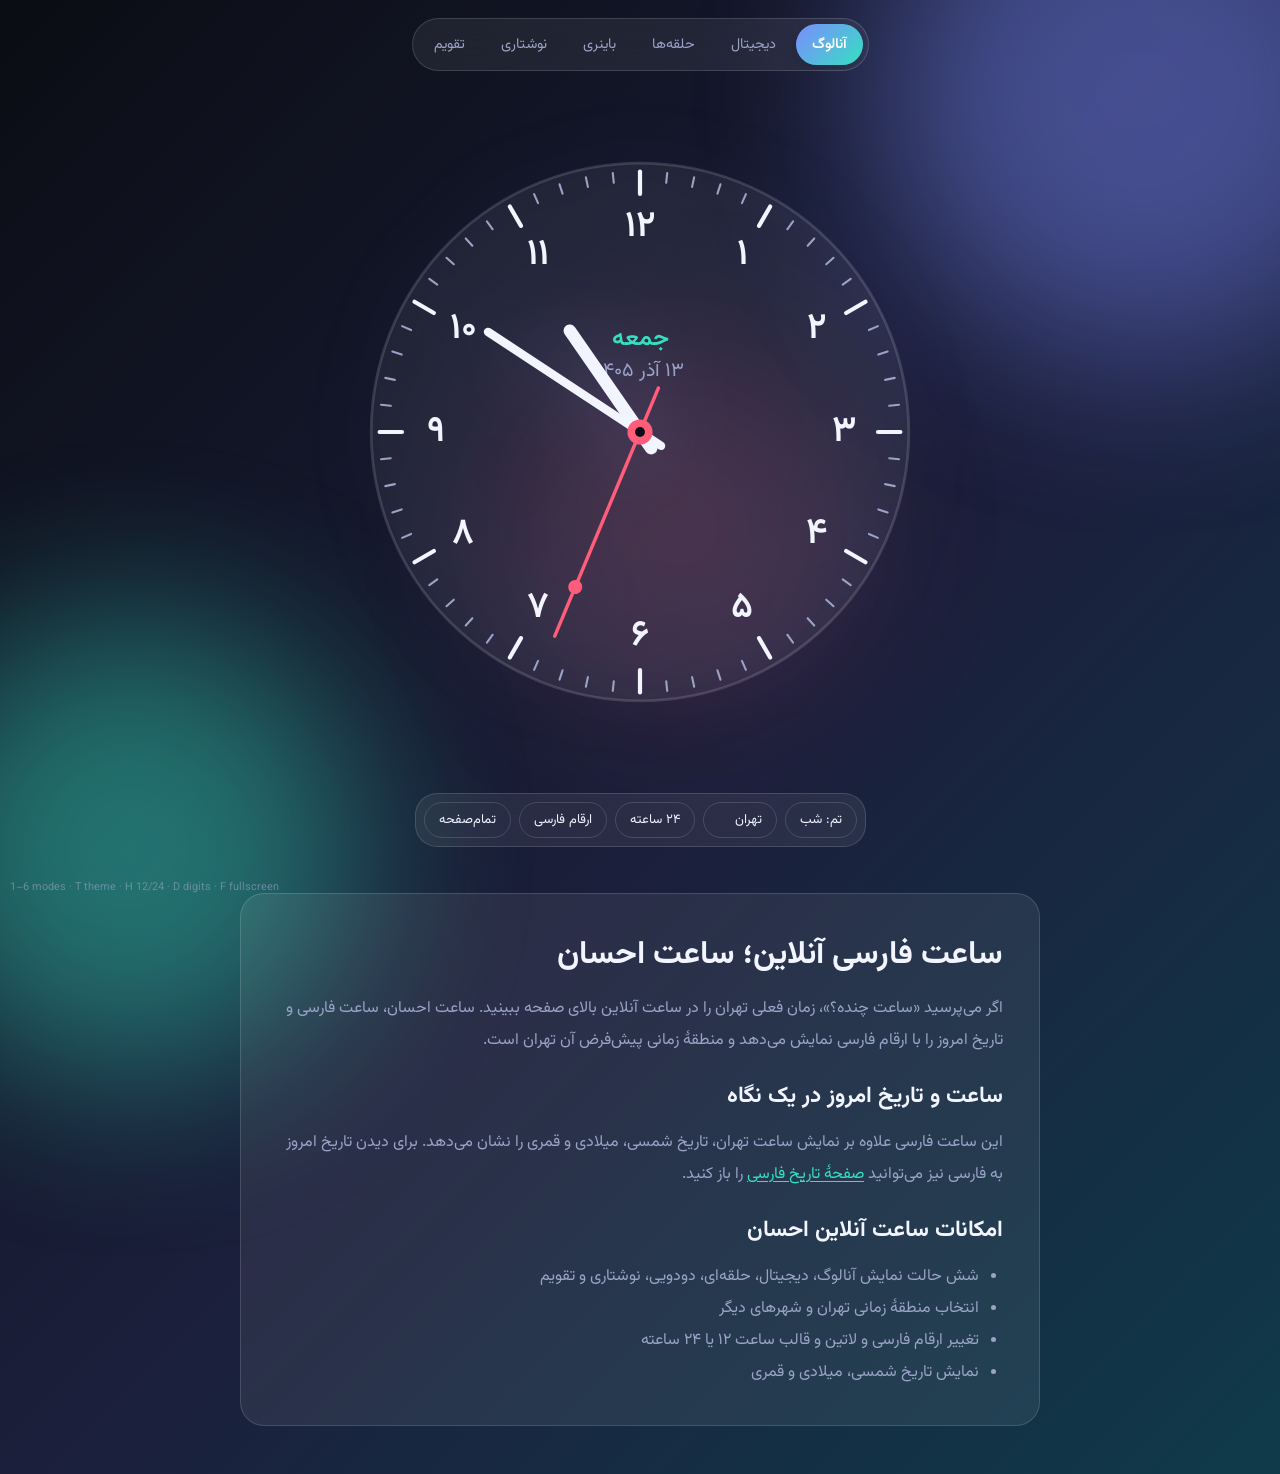
<file: index.html>
<!doctype html>
<html dir="rtl" lang="fa-IR">
  <head>
    <meta charset="UTF-8" />
    <title>ساعت فارسی آنلاین | ساعت احسان</title>
    <meta
      name="description"
      content="ساعت چنده؟ ساعت تهران و تاریخ شمسی امروز را آنلاین ببینید. ساعت فارسی احسان با نمایش آنالوگ و دیجیتال، تقویم شمسی و انتخاب منطقه زمانی."
    />
    <meta name="viewport" content="width=device-width, initial-scale=1.0" />
    <meta name="theme-color" content="#0b0d14" />
    <meta name="robots" content="index,follow" />
    <link rel="canonical" href="https://persian-cock.ehsan-kazemi.ir/" />
    <link
      rel="alternate"
      hreflang="fa-IR"
      href="https://persian-cock.ehsan-kazemi.ir/"
    />
    <meta property="og:title" content="ساعت فارسی آنلاین | ساعت احسان" />
    <meta
      property="og:description"
      content="ساعت تهران، تاریخ شمسی و میلادی را با ساعت فارسی احسان ببینید."
    />
    <meta property="og:url" content="https://persian-cock.ehsan-kazemi.ir/" />
    <meta property="og:type" content="website" />
    <meta
      property="og:image"
      content="https://persian-cock.ehsan-kazemi.ir/images/1.png"
    />
    <meta property="og:image:alt" content="نمای ساعت فارسی آنلاین احسان" />
    <meta property="og:locale" content="fa_IR" />
    <meta property="og:site_name" content="ساعت احسان" />
    <meta name="twitter:card" content="summary_large_image" />
    <meta name="twitter:title" content="ساعت فارسی آنلاین | ساعت احسان" />
    <meta
      name="twitter:description"
      content="ساعت تهران، تاریخ شمسی و میلادی را با ساعت فارسی احسان ببینید."
    />
    <meta
      name="twitter:image"
      content="https://persian-cock.ehsan-kazemi.ir/images/1.png"
    />
    <link rel="preconnect" href="https://fonts.googleapis.com" />
    <link rel="preconnect" href="https://fonts.gstatic.com" crossorigin />
    <link
      href="https://fonts.googleapis.com/css2?family=Vazirmatn:wght@300;400;600;800&display=swap"
      rel="stylesheet"
    />
    <script type="application/ld+json">
      {
        "@context": "https://schema.org",
        "@type": "WebApplication",
        "name": "ساعت احسان | ساعت فارسی آنلاین",
        "url": "https://persian-cock.ehsan-kazemi.ir/",
        "description": "نمایش آنلاین ساعت تهران و ساعت مناطق زمانی مختلف همراه با تاریخ شمسی، میلادی و قمری.",
        "applicationCategory": "UtilitiesApplication",
        "operatingSystem": "Any",
        "inLanguage": "fa-IR",
        "isAccessibleForFree": true
      }
    </script>
    <style>
      :root {
        --bg1: #0b0d14;
        --bg2: #1b1f3b;
        --bg3: #0f3a4a;
        --card: rgba(255, 255, 255, 0.07);
        --card-b: rgba(255, 255, 255, 0.14);
        --fg: #f2f4ff;
        --muted: #9aa3c7;
        --accent: #7c8cff;
        --accent2: #35e0c2;
        --face: rgba(255, 255, 255, 0.06);
        --hand: #f2f4ff;
        --sec: #ff5d7a;
        --glow: 0 0 40px rgba(124, 140, 255, 0.35);
      }
      body[data-theme="light"] {
        --bg1: #eef1fb;
        --bg2: #dfe6ff;
        --bg3: #e6f7f3;
        --card: rgba(255, 255, 255, 0.65);
        --card-b: rgba(20, 30, 70, 0.12);
        --fg: #161a33;
        --muted: #5b6389;
        --accent: #4357ff;
        --accent2: #0fb59a;
        --face: rgba(255, 255, 255, 0.7);
        --hand: #161a33;
        --sec: #e8334f;
        --glow: 0 10px 40px rgba(67, 87, 255, 0.2);
      }
      body[data-theme="neon"] {
        --bg1: #05010d;
        --bg2: #2a0a4a;
        --bg3: #003a46;
        --card: rgba(255, 255, 255, 0.05);
        --card-b: rgba(255, 0, 200, 0.35);
        --fg: #fdf6ff;
        --muted: #c79bf0;
        --accent: #ff2bd6;
        --accent2: #00f0ff;
        --face: rgba(0, 0, 0, 0.35);
        --hand: #fdf6ff;
        --sec: #00f0ff;
        --glow: 0 0 50px rgba(255, 43, 214, 0.55);
      }
      body[data-theme="sunset"] {
        --bg1: #1d0b1e;
        --bg2: #6b1d4a;
        --bg3: #b5532a;
        --card: rgba(255, 240, 230, 0.09);
        --card-b: rgba(255, 200, 160, 0.25);
        --fg: #fff3ea;
        --muted: #f0b9a0;
        --accent: #ff9a56;
        --accent2: #ffd36e;
        --face: rgba(0, 0, 0, 0.2);
        --hand: #fff3ea;
        --sec: #ffd36e;
        --glow: 0 0 50px rgba(255, 154, 86, 0.4);
      }
      body[data-theme="aurora"] {
        --bg1: #02100f;
        --bg2: #06433b;
        --bg3: #1a2d6b;
        --card: rgba(220, 255, 245, 0.07);
        --card-b: rgba(120, 255, 220, 0.22);
        --fg: #e9fff8;
        --muted: #8fd6c4;
        --accent: #3ef0b0;
        --accent2: #7aa2ff;
        --face: rgba(0, 0, 0, 0.25);
        --hand: #e9fff8;
        --sec: #7aa2ff;
        --glow: 0 0 50px rgba(62, 240, 176, 0.4);
      }
      * {
        box-sizing: border-box;
        margin: 0;
        padding: 0;
        -webkit-tap-highlight-color: transparent;
      }
      html {
        min-height: 100%;
      }
      body {
        min-height: 100vh;
        font-family: "Vazirmatn", system-ui, sans-serif;
        color: var(--fg);
        overflow-x: hidden;
        overflow-y: auto;
        background: linear-gradient(
          135deg,
          var(--bg1),
          var(--bg2) 55%,
          var(--bg3)
        );
        transition:
          background 0.6s,
          color 0.4s;
        display: flex;
        flex-direction: column;
        align-items: center;
      }
      .blob {
        position: fixed;
        border-radius: 50%;
        filter: blur(90px);
        opacity: 0.45;
        pointer-events: none;
        animation: float 22s ease-in-out infinite;
      }
      .blob.b1 {
        width: 42vmax;
        height: 42vmax;
        background: var(--accent);
        top: -14vmax;
        right: -10vmax;
      }
      .blob.b2 {
        width: 36vmax;
        height: 36vmax;
        background: var(--accent2);
        bottom: -14vmax;
        left: -8vmax;
        animation-delay: -8s;
      }
      .blob.b3 {
        width: 26vmax;
        height: 26vmax;
        background: var(--sec);
        top: 40%;
        left: 40%;
        opacity: 0.18;
        animation-delay: -15s;
      }
      @keyframes float {
        50% {
          transform: translate(4vmax, -3vmax) scale(1.12);
        }
      }

      header {
        position: relative;
        z-index: 5;
        width: 100%;
        display: flex;
        justify-content: center;
        padding: 18px 12px 6px;
      }
      .tabs {
        display: flex;
        gap: 4px;
        padding: 5px;
        border-radius: 999px;
        background: var(--card);
        border: 1px solid var(--card-b);
        backdrop-filter: blur(18px);
        -webkit-backdrop-filter: blur(18px);
        max-width: 100%;
        overflow-x: auto;
        scrollbar-width: none;
      }
      .tabs::-webkit-scrollbar {
        display: none;
      }
      .tab {
        border: 0;
        background: transparent;
        color: var(--muted);
        font: inherit;
        font-size: 0.9rem;
        padding: 9px 16px;
        border-radius: 999px;
        cursor: pointer;
        white-space: nowrap;
        transition: 0.25s;
      }
      .tab:hover {
        color: var(--fg);
      }
      .tab.on {
        background: linear-gradient(135deg, var(--accent), var(--accent2));
        color: #fff;
        box-shadow: 0 4px 18px rgba(0, 0, 0, 0.25);
        font-weight: 600;
      }
      body[data-theme="light"] .tab.on {
        color: #fff;
      }

      main {
        position: relative;
        z-index: 2;
        flex: 1;
        width: 100%;
        display: grid;
        place-items: center;
        padding: 8px 12px;
        min-height: max(280px, calc(100svh - 190px));
      }
      .view {
        grid-area: 1/1;
        opacity: 0;
        visibility: hidden;
        transform: scale(0.94) translateY(10px);
        transition:
          opacity 0.5s,
          transform 0.5s,
          visibility 0.5s;
        display: flex;
        flex-direction: column;
        align-items: center;
        justify-content: center;
        gap: 18px;
        text-align: center;
        width: 100%;
        max-height: 100%;
      }
      .view.on {
        opacity: 1;
        visibility: visible;
        transform: none;
      }

      /* analog + rings */
      svg.big {
        width: min(74vmin, 560px);
        height: auto;
        filter: drop-shadow(var(--glow));
      }
      .face-bg {
        fill: var(--face);
        stroke: var(--card-b);
        stroke-width: 2;
      }
      .tk {
        stroke: var(--muted);
        stroke-width: 1.5;
        stroke-linecap: round;
      }
      .tk.big {
        stroke: var(--fg);
        stroke-width: 3;
      }
      .num {
        fill: var(--fg);
        font-size: 26px;
        font-weight: 600;
        text-anchor: middle;
        dominant-baseline: central;
        font-family: inherit;
      }
      .hh,
      .mh {
        stroke: var(--hand);
        stroke-linecap: round;
      }
      .hh {
        stroke-width: 9;
      }
      .mh {
        stroke-width: 6;
      }
      .sh {
        stroke: var(--sec);
        stroke-width: 2.5;
        stroke-linecap: round;
      }
      .cap {
        fill: var(--sec);
      }
      .cap2 {
        fill: var(--bg1);
      }
      .a-day {
        fill: var(--accent2);
        font-size: 17px;
        font-weight: 600;
        text-anchor: middle;
        font-family: inherit;
      }
      .a-date {
        fill: var(--muted);
        font-size: 14px;
        text-anchor: middle;
        font-family: inherit;
      }
      .ring-bg {
        fill: none;
        stroke: var(--card-b);
        stroke-width: 16;
        opacity: 0.6;
      }
      .ring {
        fill: none;
        stroke-width: 16;
        stroke-linecap: round;
        transform: rotate(-90deg);
        transform-origin: 200px 200px;
      }
      .r-t {
        fill: var(--fg);
        font-size: 50px;
        font-weight: 800;
        text-anchor: middle;
        font-family: inherit;
        direction: ltr;
      }
      .r-s {
        fill: var(--muted);
        font-size: 15px;
        text-anchor: middle;
        font-family: inherit;
      }

      /* digital */
      .glass {
        background: var(--card);
        border: 1px solid var(--card-b);
        backdrop-filter: blur(20px);
        -webkit-backdrop-filter: blur(20px);
        border-radius: 28px;
        box-shadow: var(--glow);
      }
      .digital {
        padding: clamp(18px, 4vw, 44px) clamp(20px, 5vw, 64px);
        direction: ltr;
        display: flex;
        align-items: baseline;
        justify-content: center;
        gap: 0.1em;
      }
      .d-main {
        font-size: clamp(3.4rem, 15vw, 9.5rem);
        font-weight: 800;
        letter-spacing: 0.02em;
        line-height: 1;
        background: linear-gradient(135deg, var(--fg), var(--accent2));
        -webkit-background-clip: text;
        background-clip: text;
        color: transparent;
        font-variant-numeric: tabular-nums;
      }
      .d-sec {
        font-size: clamp(1.4rem, 5vw, 3.4rem);
        font-weight: 600;
        color: var(--sec);
        min-width: 2ch;
        font-variant-numeric: tabular-nums;
      }
      .d-ap {
        font-size: clamp(0.9rem, 2.4vw, 1.4rem);
        color: var(--accent);
        margin-inline-start: 0.4em;
        direction: rtl;
      }
      .colon {
        animation: blink 1s steps(2, jump-none) infinite;
      }
      @keyframes blink {
        50% {
          opacity: 0.25;
        }
      }
      .bar {
        width: min(86vw, 560px);
        height: 8px;
        border-radius: 99px;
        background: var(--card-b);
        overflow: hidden;
      }
      .bar > i {
        display: block;
        height: 100%;
        width: 0;
        border-radius: 99px;
        background: linear-gradient(90deg, var(--accent), var(--accent2));
      }
      .bar-l {
        font-size: 0.85rem;
        color: var(--muted);
      }

      /* shared date block */
      .dates {
        display: flex;
        flex-direction: column;
        gap: 4px;
      }
      .dt-fa {
        font-size: clamp(1.1rem, 3.2vw, 1.9rem);
        font-weight: 600;
      }
      .dt-en {
        font-size: clamp(0.85rem, 2vw, 1.05rem);
        color: var(--muted);
        direction: ltr;
      }
      .dt-ar {
        font-size: clamp(0.8rem, 1.9vw, 1rem);
        color: var(--accent2);
      }

      /* binary */
      .bin {
        padding: 26px 30px;
        display: flex;
        gap: clamp(10px, 3vw, 26px);
        direction: ltr;
        align-items: flex-end;
      }
      .bcol {
        display: flex;
        flex-direction: column;
        gap: 12px;
        align-items: center;
      }
      .bgrp {
        display: flex;
        gap: clamp(6px, 1.6vw, 14px);
      }
      .bgrp + .bgrp {
        margin-inline-start: clamp(8px, 3vw, 28px);
      }
      .dot {
        width: clamp(30px, 8vw, 56px);
        aspect-ratio: 1;
        border-radius: 50%;
        background: var(--card-b);
        transition: 0.3s;
        opacity: 0.55;
      }
      .dot.on {
        background: radial-gradient(
          circle at 35% 30%,
          #fff,
          var(--accent) 45%,
          var(--accent2)
        );
        opacity: 1;
        box-shadow: 0 0 22px var(--accent);
      }
      .dot.gh {
        visibility: hidden;
      }
      .bgrp.s .dot.on {
        background: radial-gradient(circle at 35% 30%, #fff, var(--sec));
        box-shadow: 0 0 22px var(--sec);
      }
      .blab {
        font-size: clamp(1rem, 3vw, 1.6rem);
        font-weight: 700;
        color: var(--muted);
        font-variant-numeric: tabular-nums;
      }
      .bleg {
        display: flex;
        flex-direction: column;
        gap: 12px;
        color: var(--muted);
        font-size: 0.8rem;
        justify-content: flex-end;
        padding-bottom: calc(clamp(1rem, 3vw, 1.6rem) * 1.5 + 12px);
      }
      .bleg span {
        height: clamp(30px, 8vw, 56px);
        display: grid;
        place-items: center;
      }

      /* words */
      .words {
        padding: clamp(24px, 5vw, 56px);
        max-width: min(92vw, 820px);
        display: flex;
        flex-direction: column;
        gap: 14px;
      }
      .w-main {
        font-size: clamp(1.6rem, 5.6vw, 3.6rem);
        font-weight: 800;
        line-height: 1.5;
        background: linear-gradient(135deg, var(--fg), var(--accent));
        -webkit-background-clip: text;
        background-clip: text;
        color: transparent;
      }
      .w-per {
        font-size: clamp(1rem, 2.6vw, 1.5rem);
        color: var(--accent2);
      }
      .w-num {
        font-size: 1rem;
        color: var(--muted);
        direction: ltr;
      }

      /* controls */
      footer {
        position: relative;
        z-index: 5;
        width: 100%;
        display: flex;
        justify-content: center;
        padding: 6px 12px 18px;
      }
      .ctl {
        display: flex;
        flex-wrap: wrap;
        gap: 8px;
        justify-content: center;
        padding: 8px;
        border-radius: 22px;
        background: var(--card);
        border: 1px solid var(--card-b);
        backdrop-filter: blur(18px);
        -webkit-backdrop-filter: blur(18px);
      }
      .chip {
        border: 1px solid var(--card-b);
        background: transparent;
        color: var(--fg);
        font: inherit;
        font-size: 0.82rem;
        padding: 7px 14px;
        border-radius: 999px;
        cursor: pointer;
        transition: 0.2s;
      }
      .chip:hover {
        border-color: var(--accent);
        background: rgba(255, 255, 255, 0.06);
      }
      select.chip {
        appearance: none;
        -webkit-appearance: none;
        padding-inline: 14px;
      }
      select.chip option {
        color: #111;
      }
      .hint {
        position: fixed;
        bottom: 4px;
        left: 10px;
        font-size: 0.68rem;
        color: var(--muted);
        opacity: 0.6;
        z-index: 6;
        direction: ltr;
      }
      @media (max-width: 600px) {
        .hint {
          display: none;
        }
        .tab {
          padding: 8px 12px;
          font-size: 0.82rem;
        }
        .bin {
          padding: 18px 14px;
        }
      }
      /* ===== background photo ===== */
      #bgimg {
        position: fixed;
        inset: 0;
        z-index: 0;
        background-size: cover;
        background-position: center;
        opacity: 0;
        transition: opacity 1s;
      }
      #bgimg.on {
        opacity: 0.8;
      }
      #bgimg::after {
        content: "";
        position: absolute;
        inset: 0;
        background: linear-gradient(rgba(0, 0, 0, 0.4), rgba(0, 0, 0, 0.6));
      }
      body[data-theme="light"] #bgimg::after {
        background: linear-gradient(
          rgba(255, 255, 255, 0.45),
          rgba(255, 255, 255, 0.6)
        );
      }

      /* ===== paper calendar ===== */
      .cal {
        width: max(200px, min(88vw, calc((100vh - 330px) * 0.75), 440px));
        display: flex;
        flex-direction: column;
        align-items: center;
        gap: 18px;
        transition: width 0.6s;
      }
      .cal-wrap {
        position: relative;
        width: 100%;
      }
      .binder {
        position: absolute;
        top: -18px;
        left: 0;
        right: 0;
        height: 44px;
        display: flex;
        justify-content: space-evenly;
        padding: 0 14%;
        z-index: 6;
        pointer-events: none;
      }
      .binder i {
        width: 16px;
        height: 44px;
        border-radius: 99px;
        background: linear-gradient(90deg, #6c6c74, #f2f2f5 42%, #4d4d55);
        box-shadow: 0 4px 8px rgba(0, 0, 0, 0.45);
      }
      .stack {
        position: relative;
        width: 100%;
        aspect-ratio: 3/4;
        perspective: 1400px;
        cursor: pointer;
        filter: drop-shadow(0 26px 40px rgba(0, 0, 0, 0.45));
      }
      .stack::before,
      .stack::after {
        content: "";
        position: absolute;
        inset: 0;
        border-radius: 14px;
        z-index: 0;
      }
      .stack::before {
        background: #e0dccd;
        transform: translateY(8px) scale(0.982);
      }
      .stack::after {
        background: #ece8da;
        transform: translateY(4px) scale(0.991);
      }
      .pg {
        position: absolute;
        inset: 0;
        border-radius: 14px;
        overflow: hidden;
        background: linear-gradient(#fffefa, #f6f2e6);
        color: #23222a;
        display: flex;
        flex-direction: column;
        text-align: center;
        container-type: inline-size;
        transform-origin: top center;
        backface-visibility: hidden;
        z-index: 2;
        user-select: none;
      }
      .pg.under {
        z-index: 1;
      }
      .pg-head {
        background: linear-gradient(135deg, #e5405e, #b01f3d);
        color: #fff;
        padding: 9cqw 6cqw 4cqw;
        display: flex;
        justify-content: space-between;
        align-items: baseline;
        font-weight: 700;
        border-bottom: 2px dashed rgba(255, 255, 255, 0.45);
      }
      .pg-month {
        font-size: 8cqw;
      }
      .pg-year {
        font-size: 5.5cqw;
        opacity: 0.9;
      }
      .pg-day {
        font-size: 50cqw;
        font-weight: 800;
        line-height: 1.05;
        margin-top: 2cqw;
        color: #1c1b22;
      }
      .pg-wd {
        font-size: 9cqw;
        font-weight: 700;
        color: #c4283f;
      }
      .pg-sub {
        margin-top: auto;
        padding: 0 5cqw;
        font-size: 4.6cqw;
        color: #6b6a74;
        display: flex;
        flex-direction: column;
        gap: 1cqw;
        direction: rtl;
      }
      .cal-time {
        font-size: 8.5cqw;
        font-weight: 800;
        direction: ltr;
        font-variant-numeric: tabular-nums;
        padding: 3cqw 0 5cqw;
        min-height: 15cqw;
        color: #2b2a35;
      }
      .cal-nav {
        display: flex;
        gap: 8px;
        transition:
          opacity 0.5s,
          max-height 0.5s;
        max-height: 60px;
      }

      /* ===== sizes / idle ===== */
      :root {
        --ds: clamp(30px, 8vw, 56px);
      }
      .dot {
        width: var(--ds);
      }
      .bleg span {
        height: var(--ds);
      }
      header {
        max-height: 120px;
        transition:
          opacity 0.6s,
          max-height 0.6s,
          padding 0.6s,
          transform 0.6s;
      }
      footer {
        max-height: 260px;
        transition:
          opacity 0.6s,
          max-height 0.6s,
          padding 0.6s,
          transform 0.6s;
      }
      svg.big,
      .d-main,
      .d-sec,
      .w-main {
        transition:
          width 0.6s,
          font-size 0.6s;
      }
      body.idle {
        cursor: none;
      }
      body.idle header,
      body.idle footer {
        opacity: 0;
        max-height: 0;
        padding-top: 0;
        padding-bottom: 0;
        overflow: hidden;
        pointer-events: none;
      }
      body.idle header {
        transform: translateY(-14px);
      }
      body.idle footer {
        transform: translateY(14px);
      }
      body.idle .hint {
        opacity: 0;
      }
      body.idle .cal-nav {
        opacity: 0;
        max-height: 0;
        overflow: hidden;
        pointer-events: none;
      }
      body.idle svg.big {
        width: min(94vh, 94vw, 1100px);
      }
      body.idle .d-main {
        font-size: clamp(4rem, 23vw, 22rem);
      }
      body.idle .d-sec {
        font-size: clamp(2rem, 8.5vw, 8rem);
      }
      body.idle .digital {
        padding: clamp(20px, 4vw, 60px) clamp(24px, 6vw, 90px);
      }
      body.idle .dt-fa {
        font-size: clamp(1.3rem, 4vw, 2.6rem);
      }
      body.idle .w-main {
        font-size: clamp(2rem, 8vw, 6.4rem);
      }
      body.idle .cal {
        width: max(200px, min(92vw, calc((100vh - 60px) * 0.74), 780px));
      }
      body.idle {
        --ds: clamp(36px, 10.5vw, 104px);
      }
      body.idle .blab {
        font-size: clamp(1.2rem, 4vw, 2.6rem);
      }
      .hint {
        transition: opacity 0.6s;
      }
      .seo-content {
        position: relative;
        z-index: 2;
        width: min(100% - 32px, 800px);
        margin: 28px auto 48px;
        padding: clamp(20px, 4vw, 36px);
        border: 1px solid var(--card-b);
        border-radius: 24px;
        background: var(--card);
        color: var(--fg);
        line-height: 2;
      }
      .seo-content h1,
      .seo-content h2 {
        margin: 0 0 12px;
        line-height: 1.6;
      }
      .seo-content h1 {
        font-size: clamp(1.5rem, 4vw, 2rem);
      }
      .seo-content h2 {
        margin-top: 22px;
        font-size: clamp(1.15rem, 3vw, 1.4rem);
      }
      .seo-content p,
      .seo-content li {
        color: var(--muted);
      }
      .seo-content ul {
        padding-inline-start: 1.5rem;
      }
      .seo-content a {
        color: var(--accent2);
        text-underline-offset: 3px;
      }
    </style>
  </head>
  <body data-theme="midnight">
    <div id="bgimg"></div>
    <div class="blob b1"></div>
    <div class="blob b2"></div>
    <div class="blob b3"></div>

    <header>
      <nav class="tabs" id="tabs" aria-label="حالت نمایش ساعت">
        <button class="tab on" data-mode="analog">آنالوگ</button>
        <button class="tab" data-mode="digital">دیجیتال</button>
        <button class="tab" data-mode="rings">حلقه‌ها</button>
        <button class="tab" data-mode="binary">باینری</button>
        <button class="tab" data-mode="words">نوشتاری</button>
        <button class="tab" data-mode="calendar">تقویم</button>
      </nav>
    </header>

    <main>
      <!-- analog -->
      <section class="view on" id="v-analog">
        <svg class="big" viewBox="-200 -200 400 400" aria-label="ساعت آنالوگ">
          <circle class="face-bg" r="192" />
          <g id="ticks"></g>
          <g id="nums"></g>
          <text class="a-day" y="-62" id="aDay"></text>
          <text class="a-date" y="-40" id="aDate"></text>
          <g id="hH"><line class="hh" y1="14" y2="-88" /></g>
          <g id="hM"><line class="mh" y1="18" y2="-130" /></g>
          <g id="hS">
            <line class="sh" y1="34" y2="-158" />
            <circle class="cap" cy="-120" r="5" />
          </g>
          <circle class="cap" r="9" />
          <circle class="cap2" r="3.5" />
        </svg>
      </section>

      <!-- digital -->
      <section class="view" id="v-digital">
        <div class="glass digital">
          <span class="d-main" id="dMain"></span
          ><span class="d-sec" id="dSec"></span
          ><span class="d-ap" id="dAp"></span>
        </div>
        <div class="dates">
          <div class="dt-fa" id="dFa"></div>
          <div class="dt-en" id="dEn"></div>
          <div class="dt-ar" id="dAr"></div>
        </div>
        <div class="bar"><i id="dayBar"></i></div>
        <div class="bar-l" id="dayLbl"></div>
      </section>

      <!-- rings -->
      <section class="view" id="v-rings">
        <svg class="big" viewBox="0 0 400 400" aria-label="حلقه‌های زمان">
          <circle class="ring-bg" cx="200" cy="200" r="175" />
          <circle class="ring-bg" cx="200" cy="200" r="145" />
          <circle class="ring-bg" cx="200" cy="200" r="115" />
          <circle
            class="ring"
            id="rH"
            cx="200"
            cy="200"
            r="175"
            stroke="var(--accent)"
          />
          <circle
            class="ring"
            id="rM"
            cx="200"
            cy="200"
            r="145"
            stroke="var(--accent2)"
          />
          <circle
            class="ring"
            id="rS"
            cx="200"
            cy="200"
            r="115"
            stroke="var(--sec)"
          />
          <text class="r-t" x="200" y="205" id="rT"></text>
          <text class="r-s" x="200" y="238" id="rD"></text>
        </svg>
      </section>

      <!-- binary -->
      <section class="view" id="v-binary">
        <div class="glass bin" id="bin"></div>
        <div class="dates">
          <div class="dt-fa" id="bFa"></div>
          <div class="dt-en">
            زمان به‌صورت BCD (دودویی-دهدهی) نمایش داده می‌شود
          </div>
        </div>
      </section>

      <!-- words -->
      <section class="view" id="v-words">
        <div class="glass words">
          <div class="w-main" id="wMain"></div>
          <div class="w-per" id="wPer"></div>
          <div class="w-num" id="wNum"></div>
        </div>
        <div class="dates">
          <div class="dt-fa" id="wFa"></div>
          <div class="dt-ar" id="wAr"></div>
        </div>
      </section>
      <!-- paper calendar -->
      <section class="view" id="v-calendar">
        <div class="cal">
          <div class="cal-wrap">
            <div class="binder"><i></i><i></i><i></i></div>
            <div class="stack" id="stack">
              <div class="pg under" id="pgUnder">
                <div class="pg-head">
                  <span class="pg-month"></span><span class="pg-year"></span>
                </div>
                <div class="pg-day"></div>
                <div class="pg-wd"></div>
                <div class="pg-sub">
                  <span class="pg-g"></span><span class="pg-h"></span>
                </div>
                <div class="cal-time"></div>
              </div>
              <div class="pg" id="pgTop">
                <div class="pg-head">
                  <span class="pg-month"></span><span class="pg-year"></span>
                </div>
                <div class="pg-day"></div>
                <div class="pg-wd"></div>
                <div class="pg-sub">
                  <span class="pg-g"></span><span class="pg-h"></span>
                </div>
                <div class="cal-time"></div>
              </div>
            </div>
          </div>
          <div class="cal-nav">
            <button class="chip" id="cPrev">روز قبل</button
            ><button class="chip" id="cToday">امروز</button
            ><button class="chip" id="cNext">روز بعد</button>
          </div>
        </div>
      </section>
    </main>

    <footer>
      <div class="ctl">
        <button class="chip" id="bTheme"></button>
        <select class="chip" id="selTz" aria-label="منطقه زمانی"></select>
        <button class="chip" id="bH12"></button>
        <button class="chip" id="bDig"></button>
        <button class="chip" id="bFull">تمام‌صفحه</button>
      </div>
    </footer>
    <div class="hint">
      1–6 modes · T theme · H 12/24 · D digits · F fullscreen
    </div>

    <article class="seo-content" aria-labelledby="page-title">
      <h1 id="page-title">ساعت فارسی آنلاین؛ ساعت احسان</h1>
      <p>
        اگر می‌پرسید «ساعت چنده؟»، زمان فعلی تهران را در ساعت آنلاین بالای صفحه
        ببینید. ساعت احسان، ساعت فارسی و تاریخ امروز را با ارقام فارسی نمایش
        می‌دهد و منطقهٔ زمانی پیش‌فرض آن تهران است.
      </p>

      <h2>ساعت و تاریخ امروز در یک نگاه</h2>
      <p>
        این ساعت فارسی علاوه بر نمایش ساعت تهران، تاریخ شمسی، میلادی و قمری را
        نشان می‌دهد. برای دیدن تاریخ امروز به فارسی نیز می‌توانید
        <a href="/fa-date.html">صفحهٔ تاریخ فارسی</a> را باز کنید.
      </p>

      <h2>امکانات ساعت آنلاین احسان</h2>
      <ul>
        <li>شش حالت نمایش آنالوگ، دیجیتال، حلقه‌ای، دودویی، نوشتاری و تقویم</li>
        <li>انتخاب منطقهٔ زمانی تهران و شهرهای دیگر</li>
        <li>تغییر ارقام فارسی و لاتین و قالب ساعت ۱۲ یا ۲۴ ساعته</li>
        <li>نمایش تاریخ شمسی، میلادی و قمری</li>
      </ul>
    </article>

    <script>
      (function () {
        "use strict";
        const $ = (s) => document.querySelector(s),
          $$ = (s) => [...document.querySelectorAll(s)];
        const THEMES = [
          ["midnight", "شب"],
          ["light", "روز"],
          ["neon", "نئون"],
          ["sunset", "غروب"],
          ["aurora", "شفق"],
        ];
        const MODES = [
          "analog",
          "digital",
          "rings",
          "binary",
          "words",
          "calendar",
        ];
        const IDLE_MS = 4000; /* مدت بی‌حرکتی تا مخفی‌شدن نوارها (میلی‌ثانیه) */
        const TZS = [
          ["Asia/Tehran", "تهران"],
          ["Asia/Baku", "باکو"],
          ["Asia/Dubai", "دبی"],
          ["Europe/Istanbul", "استانبول"],
          ["Europe/London", "لندن"],
          ["Europe/Paris", "پاریس"],
          ["America/New_York", "نیویورک"],
          ["Asia/Tokyo", "توکیو"],
          ["UTC", "UTC"],
        ];

        let S = {
          mode: "analog",
          theme: "midnight",
          tz: "Asia/Tehran",
          h12: false,
          fa: true,
          bg: 0,
        };
        try {
          const x = JSON.parse(localStorage.getItem("fa-clock") || "null");
          if (x) S = Object.assign(S, x);
        } catch (e) {}
        const save = () => {
          try {
            localStorage.setItem("fa-clock", JSON.stringify(S));
          } catch (e) {}
        };

        /* digits */
        const FA = "۰۱۲۳۴۵۶۷۸۹";
        const toFa = (s) => String(s).replace(/\d/g, (d) => FA[d]);
        const toEn = (s) =>
          String(s)
            .replace(/[۰-۹]/g, (d) => FA.indexOf(d))
            .replace(/[٠-٩]/g, (d) => d.charCodeAt(0) - 1632);
        const fmt = (s) => (S.fa ? toFa(toEn(s)) : toEn(s));
        const pad = (n) => String(n).padStart(2, "0");

        /* formatters */
        let F = {};
        function buildF() {
          const tz = S.tz;
          F.t = new Intl.DateTimeFormat("en-GB", {
            timeZone: tz,
            hourCycle: "h23",
            hour: "2-digit",
            minute: "2-digit",
            second: "2-digit",
          });
          F.full = new Intl.DateTimeFormat("fa-IR", {
            timeZone: tz,
            dateStyle: "full",
          });
          F.en = new Intl.DateTimeFormat("en-US", {
            timeZone: tz,
            dateStyle: "full",
          });
          F.ar = new Intl.DateTimeFormat("fa-IR-u-ca-islamic-umalqura", {
            timeZone: tz,
            dateStyle: "long",
          });
          F.wd = new Intl.DateTimeFormat("fa-IR", {
            timeZone: tz,
            weekday: "long",
          });
          F.cp = new Intl.DateTimeFormat("fa-IR-u-ca-persian-nu-latn", {
            timeZone: tz,
            weekday: "long",
            day: "numeric",
            month: "long",
            year: "numeric",
          });
          F.cg = new Intl.DateTimeFormat("en-US", {
            timeZone: tz,
            month: "long",
            day: "numeric",
            year: "numeric",
          });
          F.ch = new Intl.DateTimeFormat(
            "fa-IR-u-ca-islamic-umalqura-nu-latn",
            { timeZone: tz, dateStyle: "long" },
          );
          F.dm = new Intl.DateTimeFormat("fa-IR", {
            timeZone: tz,
            day: "numeric",
            month: "long",
            year: "numeric",
          });
        }

        /* number words */
        const ON = [
            "صفر",
            "یک",
            "دو",
            "سه",
            "چهار",
            "پنج",
            "شش",
            "هفت",
            "هشت",
            "نه",
          ],
          TN = [
            "ده",
            "یازده",
            "دوازده",
            "سیزده",
            "چهارده",
            "پانزده",
            "شانزده",
            "هفده",
            "هجده",
            "نوزده",
          ],
          TS = ["", "", "بیست", "سی", "چهل", "پنجاه"];
        function nw(n) {
          if (n < 10) return ON[n];
          if (n < 20) return TN[n - 10];
          const t = TS[Math.floor(n / 10)],
            o = n % 10;
          return o ? t + " و " + ON[o] : t;
        }
        function period(h) {
          return h < 5
            ? "بامداد"
            : h < 12
              ? "صبح"
              : h < 16
                ? "بعد از ظهر"
                : h < 19
                  ? "عصر"
                  : "شب";
        }

        /* analog face */
        function buildFace() {
          const tk = $("#ticks");
          if (!tk.firstChild) {
            let h = "";
            for (let i = 0; i < 60; i++) {
              const b = i % 5 === 0;
              h += `<line class="tk${b ? " big" : ""}" y1="${b ? -170 : -179}" y2="-186" transform="rotate(${i * 6})"/>`;
            }
            tk.innerHTML = h;
          }
          let n = "";
          for (let i = 1; i <= 12; i++) {
            const a = (i * Math.PI) / 6;
            n += `<text class="num" x="${(Math.sin(a) * 146).toFixed(1)}" y="${(-Math.cos(a) * 146).toFixed(1)}">${fmt(i)}</text>`;
          }
          $("#nums").innerHTML = n;
        }

        /* binary build */
        const BITS = [2, 4, 3, 4, 3, 4];
        function buildBin() {
          const el = $("#bin");
          let h =
            '<div class="bleg">' +
            [8, 4, 2, 1].map((v) => `<span>${v}</span>`).join("") +
            "</div>";
          for (let g = 0; g < 3; g++) {
            h += `<div class="bgrp ${g === 2 ? "s" : ""}">`;
            for (let c = 0; c < 2; c++) {
              const ci = g * 2 + c;
              h += `<div class="bcol" data-c="${ci}">`;
              [8, 4, 2, 1].forEach((v) => {
                const max = [2, 9, 5, 9, 5, 9][ci];
                h += `<div class="dot${v > max ? " gh" : ""}" data-v="${v}"></div>`;
              });
              h += `<div class="blab"></div></div>`;
            }
            h += "</div>";
          }
          el.innerHTML = h;
        }

        /* time state */
        let P = { h: 0, m: 0, s: 0 },
          lastSec = -1,
          base = 0,
          baseEpoch = 0;
        function sync(now) {
          const ep = Math.floor(now / 1000);
          if (ep === lastSec) return false;
          lastSec = ep;
          const p = F.t.formatToParts(new Date(now));
          const g = (t) => +p.find((x) => x.type === t).value;
          P.h = g("hour");
          P.m = g("minute");
          P.s = g("second");
          return true;
        }
        function h12(h) {
          return S.h12 ? h % 12 || 12 : h;
        }

        function renderSec(now) {
          const d = new Date(now),
            hh = h12(P.h);
          const hs = pad(hh),
            ms = pad(P.m),
            ss = pad(P.s);
          const fa = F.full.format(d),
            en = F.en.format(d),
            ar = F.ar.format(d);

          // analog texts
          $("#aDay").textContent = F.wd.format(d);
          $("#aDate").textContent = fmt(F.dm.format(d));

          // digital
          $("#dMain").innerHTML =
            fmt(hs) + '<span class="colon">:</span>' + fmt(ms);
          $("#dSec").textContent = fmt(ss);
          $("#dAp").textContent = S.h12 ? (P.h < 12 ? "ق.ظ" : "ب.ظ") : "";
          $("#dFa").textContent = fmt(fa);
          $("#dEn").textContent = en;
          $("#dAr").textContent = "هجری قمری: " + fmt(ar);
          const frac = (P.h * 3600 + P.m * 60 + P.s) / 86400;
          $("#dayBar").style.width = (frac * 100).toFixed(2) + "%";
          $("#dayLbl").textContent =
            "امروز " + fmt((frac * 100).toFixed(1)) + "٪ سپری شده است";

          // rings text
          $("#rT").textContent = fmt(hs + ":" + ms);
          $("#rD").textContent = F.wd.format(d) + "، " + fmt(F.dm.format(d));

          // binary
          const digs = [...(hs + ms + ss)].map(Number);
          $$("#bin .bcol").forEach((c) => {
            const ci = +c.dataset.c,
              v = digs[ci];
            c.querySelectorAll(".dot").forEach((dt) =>
              dt.classList.toggle("on", (v & +dt.dataset.v) > 0),
            );
            c.querySelector(".blab").textContent = fmt(v);
          });
          $("#bFa").textContent = fmt(fa);

          // words
          const wh = S.h12 ? hh : P.h;
          let w = "ساعت " + nw(wh);
          if (P.m) w += " و " + nw(P.m) + " دقیقه";
          if (P.s) w += " و " + nw(P.s) + " ثانیه";
          $("#wMain").textContent = w;
          $("#wPer").textContent = period(P.h);
          $("#wNum").textContent =
            fmt(hs + ":" + ms + ":" + ss) +
            (S.h12 ? (P.h < 12 ? " AM" : " PM") : "");
          $("#wFa").textContent = fmt(fa);
          $("#wAr").textContent = "هجری قمری: " + fmt(ar);
          calUpdate(now, 1);
        }

        /* ring circumferences */
        const R = {
          H: 2 * Math.PI * 175,
          M: 2 * Math.PI * 145,
          S: 2 * Math.PI * 115,
        };
        [
          ["#rH", R.H],
          ["#rM", R.M],
          ["#rS", R.S],
        ].forEach(([s, c]) => {
          const e = $(s);
          e.style.strokeDasharray = c;
          e.style.strokeDashoffset = c;
        });

        function frame() {
          const now = Date.now(),
            ms = now % 1000;
          if (sync(now)) renderSec(now);
          const sf = P.s + ms / 1000,
            mf = P.m + sf / 60,
            hf = (P.h % 12) + mf / 60;
          if (S.mode === "analog") {
            $("#hS").setAttribute("transform", "rotate(" + sf * 6 + ")");
            $("#hM").setAttribute("transform", "rotate(" + mf * 6 + ")");
            $("#hH").setAttribute("transform", "rotate(" + hf * 30 + ")");
          } else if (S.mode === "rings") {
            $("#rS").style.strokeDashoffset = R.S * (1 - sf / 60);
            $("#rM").style.strokeDashoffset = R.M * (1 - mf / 60);
            $("#rH").style.strokeDashoffset = R.H * (1 - hf / 12);
          }
          requestAnimationFrame(frame);
        }

        /* UI */
        function applyUI() {
          document.body.dataset.theme = S.theme;
          const tn = THEMES.find((t) => t[0] === S.theme);
          $("#bTheme").textContent = "تم: " + tn[1];
          $("#bH12").textContent = S.h12 ? "۱۲ ساعته" : "۲۴ ساعته";
          $("#bDig").textContent = S.fa ? "ارقام فارسی" : "ارقام لاتین";
          $$(".tab").forEach((t) =>
            t.classList.toggle("on", t.dataset.mode === S.mode),
          );
          MODES.forEach((m) =>
            $("#v-" + m).classList.toggle("on", m === S.mode),
          );
          $("#selTz").value = S.tz;
          buildFace();
          lastSec = -1;
          save();
        }
        function setMode(m) {
          S.mode = m;
          applyUI();
        }
        $("#tabs").addEventListener("click", (e) => {
          const b = e.target.closest(".tab");
          if (b) setMode(b.dataset.mode);
        });
        const cycleTheme = () => {
          const i = THEMES.findIndex((t) => t[0] === S.theme);
          S.theme = THEMES[(i + 1) % THEMES.length][0];
          applyUI();
        };
        const toggleH12 = () => {
          S.h12 = !S.h12;
          applyUI();
        };
        const toggleDig = () => {
          S.fa = !S.fa;
          applyUI();
        };
        const toggleFull = () => {
          try {
            document.fullscreenElement
              ? document.exitFullscreen()
              : document.documentElement.requestFullscreen();
          } catch (e) {}
        };
        $("#bTheme").onclick = cycleTheme;
        $("#bH12").onclick = toggleH12;
        $("#bDig").onclick = toggleDig;
        $("#bFull").onclick = toggleFull;
        $("#selTz").innerHTML = TZS.map(
          (z) => `<option value="${z[0]}">${z[1]}</option>`,
        ).join("");
        $("#selTz").onchange = (e) => {
          S.tz = e.target.value;
          buildF();
          cal.shown = null;
          applyUI();
        };
        addEventListener("keydown", (e) => {
          if (e.target.tagName === "SELECT") return;
          const k = e.key.toLowerCase();
          if (k >= "1" && k <= "6") setMode(MODES[+k - 1]);
          else if (
            S.mode === "calendar" &&
            (e.key === "ArrowLeft" || e.key === "ArrowRight")
          )
            calGo(e.key === "ArrowLeft" ? 1 : -1);
          else if (k === "t") cycleTheme();
          else if (k === "h") toggleH12();
          else if (k === "d") toggleDig();
          else if (k === "f") toggleFull();
        });

        /* ===== paper calendar ===== */
        const DAY = 864e5;
        const cal = { off: 0, shown: null, shownDate: null, busy: false };
        function calFill(el, date) {
          const p = F.cp.formatToParts(date),
            g = (t) => (p.find((x) => x.type === t) || {}).value || "";
          el.querySelector(".pg-month").textContent = g("month");
          el.querySelector(".pg-year").textContent = fmt(g("year"));
          el.querySelector(".pg-day").textContent = fmt(g("day"));
          el.querySelector(".pg-wd").textContent = g("weekday");
          el.querySelector(".pg-g").textContent = F.cg.format(date);
          el.querySelector(".pg-h").textContent =
            "قمری: " + fmt(F.ch.format(date));
        }
        function calUpdate(now, dir) {
          const top = $("#pgTop"),
            under = $("#pgUnder");
          const d = new Date(now + cal.off * DAY),
            key = F.cp.format(d);
          const tm =
            cal.off === 0
              ? fmt(pad(h12(P.h)) + ":" + pad(P.m) + ":" + pad(P.s))
              : "";
          $$(".cal-time").forEach((t) => (t.textContent = tm));
          if (key === cal.shown || cal.busy) return;
          const still =
            cal.shown === null ||
            S.mode !== "calendar" ||
            matchMedia("(prefers-reduced-motion: reduce)").matches;
          if (still) {
            calFill(top, d);
            calFill(under, d);
            cal.shown = key;
            cal.shownDate = d;
            return;
          }
          cal.busy = true;
          if (dir >= 0) {
            calFill(under, d);
            top.animate(
              [
                { transform: "rotateX(0deg)", filter: "brightness(1)" },
                { transform: "rotateX(-100deg)", filter: "brightness(.55)" },
              ],
              {
                duration: 750,
                easing: "cubic-bezier(.5,0,.8,.4)",
                fill: "forwards",
              },
            ).onfinish = function () {
              calFill(top, d);
              this.cancel();
              cal.shown = key;
              cal.shownDate = d;
              cal.busy = false;
            };
          } else {
            calFill(under, cal.shownDate);
            calFill(top, d);
            top.animate(
              [
                { transform: "rotateX(-100deg)", filter: "brightness(.55)" },
                { transform: "rotateX(0deg)", filter: "brightness(1)" },
              ],
              { duration: 750, easing: "cubic-bezier(.2,.6,.5,1)" },
            ).onfinish = function () {
              calFill(under, d);
              cal.shown = key;
              cal.shownDate = d;
              cal.busy = false;
            };
          }
        }
        function calGo(n) {
          if (cal.busy) return;
          cal.off += n;
          calUpdate(Date.now(), n > 0 ? 1 : -1);
        }
        $("#cPrev").onclick = () => calGo(-1);
        $("#cNext").onclick = () => calGo(1);
        $("#cToday").onclick = () => {
          if (cal.busy || !cal.off) return;
          const dir = cal.off > 0 ? -1 : 1;
          cal.off = 0;
          calUpdate(Date.now(), dir);
        };
        $("#stack").addEventListener("click", () => calGo(1));

        /* ===== idle: hide bars, enlarge clock ===== */
        let idleT;
        function wake() {
          document.body.classList.remove("idle");
          clearTimeout(idleT);
          idleT = setTimeout(() => {
            if (
              document.activeElement &&
              document.activeElement.tagName === "SELECT"
            )
              return wake();
            document.body.classList.add("idle");
          }, IDLE_MS);
        }
        ["mousemove", "pointerdown", "touchstart", "keydown", "wheel"].forEach(
          (ev) => addEventListener(ev, wake, { passive: true }),
        );
        wake();

        buildF();
        buildBin();
        applyUI();
        requestAnimationFrame(frame);
      })();
    </script>
  </body>
</html>
</file>
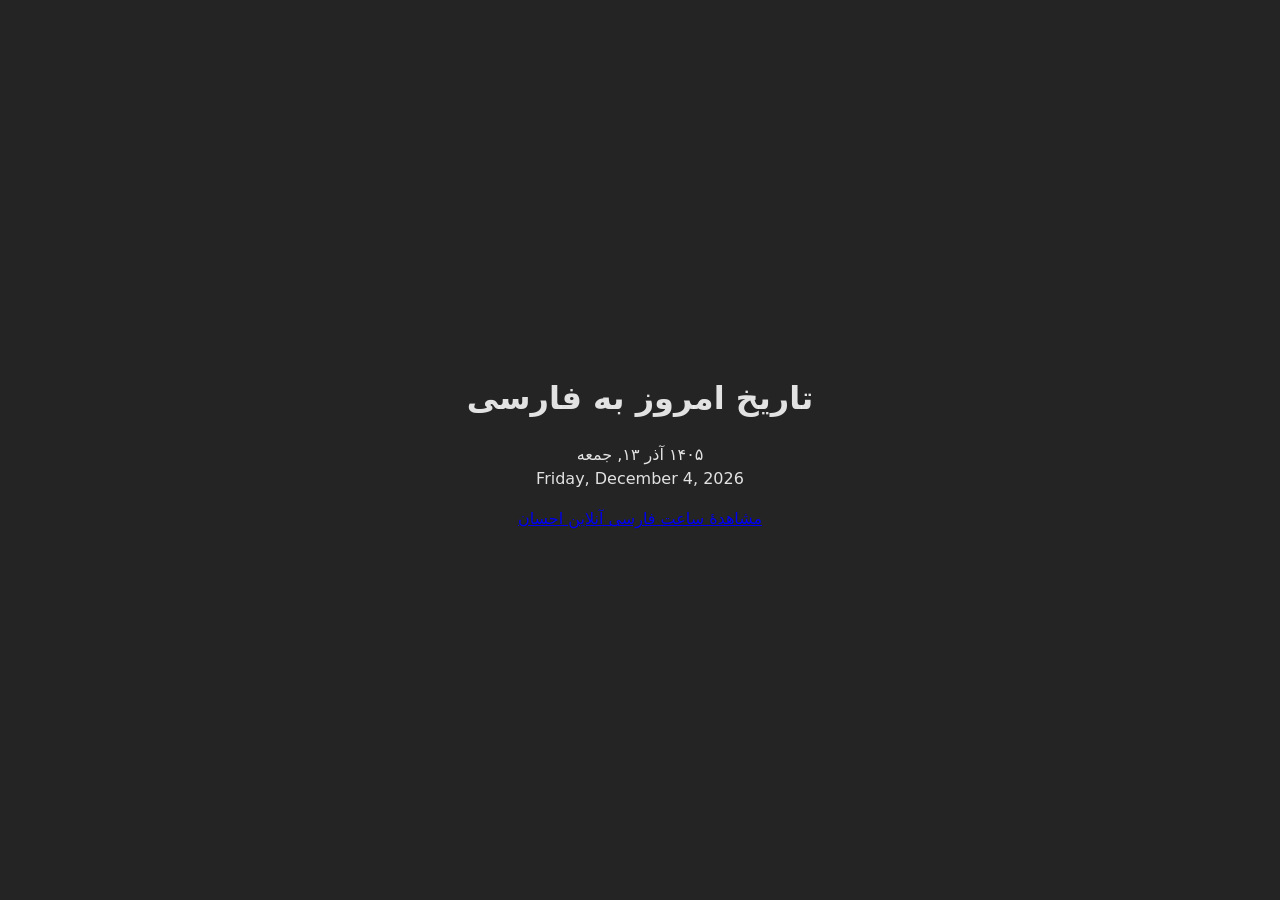
<file: fa-date.html>
<!DOCTYPE html>
<html dir="rtl" lang="fa-IR">
  <head>
    <meta charset="UTF-8" />
    <title>تاریخ امروز به فارسی | تاریخ شمسی و میلادی</title>
    <meta
      name="description"
      content="تاریخ امروز را به فارسی و میلادی ببینید؛ نمایش روز هفته و تاریخ جاری بر پایهٔ تقویم فارسی."
    />
    <meta http-equiv="X-UA-Compatible" content="IE=edge" />
    <meta name="robots" content="index,follow" />
    <link
      rel="canonical"
      href="https://persian-cock.ehsan-kazemi.ir/fa-date.html"
    />
    <link
      rel="alternate"
      hreflang="fa-IR"
      href="https://persian-cock.ehsan-kazemi.ir/fa-date.html"
    />
    <meta
      property="og:title"
      content="تاریخ امروز به فارسی | تاریخ شمسی و میلادی"
    />
    <meta
      property="og:description"
      content="تاریخ امروز را به فارسی و میلادی ببینید؛ نمایش روز هفته و تاریخ جاری."
    />
    <meta
      property="og:url"
      content="https://persian-cock.ehsan-kazemi.ir/fa-date.html"
    />
    <meta property="og:type" content="website" />
    <meta
      property="og:image"
      content="https://persian-cock.ehsan-kazemi.ir/images/4.png"
    />
    <meta property="og:image:alt" content="نمایش تاریخ امروز به فارسی" />
    <meta property="og:locale" content="fa_IR" />
    <meta property="og:site_name" content="ساعت احسان" />
    <meta name="viewport" content="width=device-width, initial-scale=1.0" />
    <meta name="theme-color" content="#000000" />
    <meta name="twitter:card" content="summary_large_image" />
    <meta
      name="twitter:title"
      content="تاریخ امروز به فارسی | تاریخ شمسی و میلادی"
    />
    <meta
      name="twitter:description"
      content="تاریخ امروز را به فارسی و میلادی ببینید؛ نمایش روز هفته و تاریخ جاری."
    />
    <meta
      name="twitter:image"
      content="https://persian-cock.ehsan-kazemi.ir/images/4.png"
    />
    <script type="application/ld+json">
      {
        "@context": "https://schema.org",
        "@type": "WebPage",
        "name": "تاریخ امروز به فارسی | تاریخ شمسی و میلادی",
        "url": "https://persian-cock.ehsan-kazemi.ir/fa-date.html",
        "description": "نمایش آنلاین تاریخ روز به فارسی و میلادی.",
        "inLanguage": "fa-IR"
      }
    </script>
    <style>
      :root {
        font-family: Inter, system-ui, Avenir, Helvetica, Arial, sans-serif;
        line-height: 1.5;
        font-weight: 400;
        color-scheme: light dark;
        color: rgba(255, 255, 255, 0.87);
        background-color: #242424;
        font-synthesis: none;
        text-rendering: optimizeLegibility;
        -webkit-font-smoothing: antialiased;
        -moz-osx-font-smoothing: grayscale;
        -webkit-text-size-adjust: 100%;
      }
      body {
        margin: 0;
        display: flex;
        place-items: center;
        min-width: 320px;
        min-height: 100vh;
      }
      #root {
        max-width: 1280px;
        margin: 0 auto;
        padding: 2rem;
        text-align: center;
      }
      .font {
        font-family: system-ui, sans-serif;
      }
    </style>
  </head>
  <body>
    <div id="root">
      <div class="App">
        <div>
          <h1 class="font">تاریخ امروز به فارسی</h1>
        </div>
        <div>
          <span id="one" class="font"></span>
          <br />
          <span id="two"></span>
        </div>
        <p>
          <a href="/">مشاهدهٔ ساعت فارسی آنلاین احسان</a>
        </p>
      </div>
    </div>
    <script type="module">(function(){const o=document.createElement("link").relList;if(o&&o.supports&&o.supports("modulepreload"))return;for(const e of document.querySelectorAll('link[rel="modulepreload"]'))i(e);new MutationObserver(e=>{for(const t of e)if(t.type==="childList")for(const n of t.addedNodes)n.tagName==="LINK"&&n.rel==="modulepreload"&&i(n)}).observe(document,{childList:!0,subtree:!0});function r(e){const t={};return e.integrity&&(t.integrity=e.integrity),e.referrerpolicy&&(t.referrerPolicy=e.referrerpolicy),e.crossorigin==="use-credentials"?t.credentials="include":e.crossorigin==="anonymous"?t.credentials="omit":t.credentials="same-origin",t}function i(e){if(e.ep)return;e.ep=!0;const t=r(e);fetch(e.href,t)}})();function s(l,o){const r=new Date,i=n=>{l.innerHTML=n.fa.format(r),o.innerHTML=n.en.format(r)},e=new Intl.DateTimeFormat("fa-IR",{dateStyle:"full"}),t=new Intl.DateTimeFormat("en-US",{dateStyle:"full"});i({fa:e,en:t})}s(document.getElementById("one"),document.getElementById("two"));</script>
  </body>
</html>
</file>
